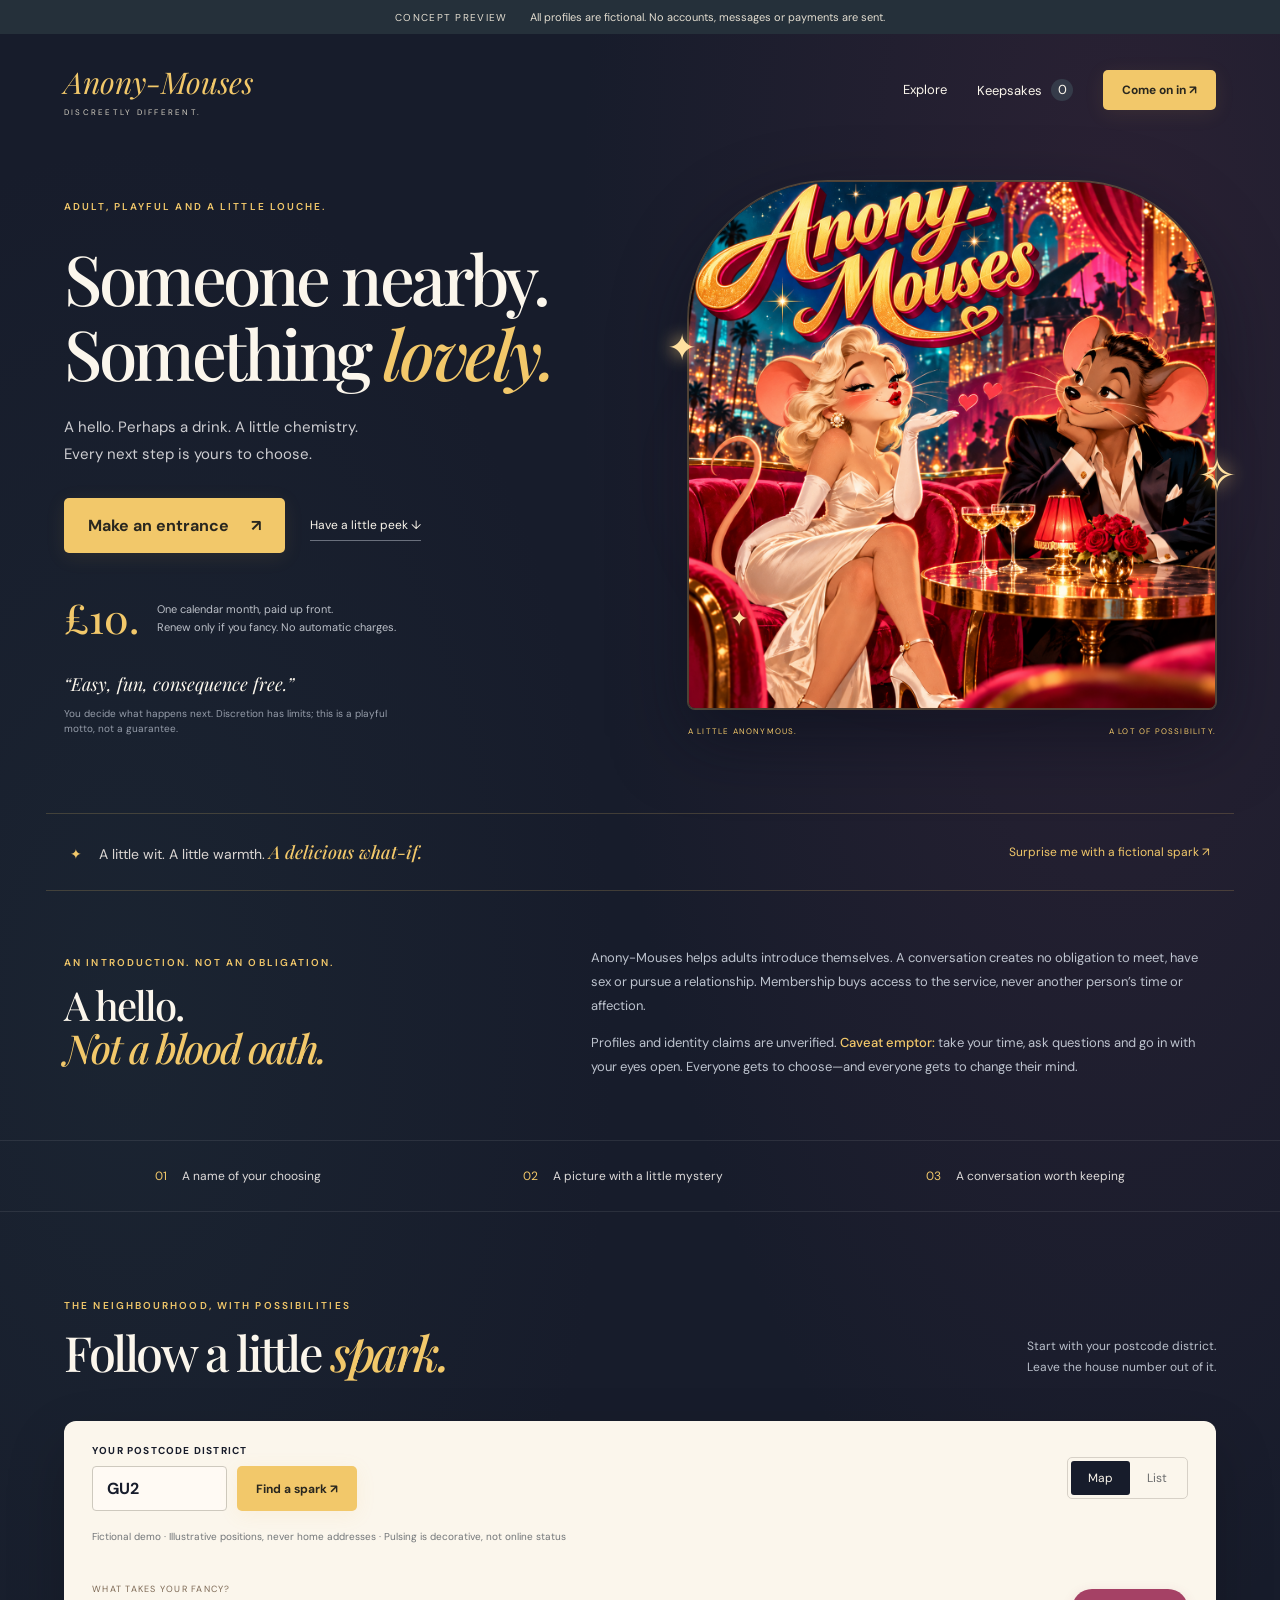
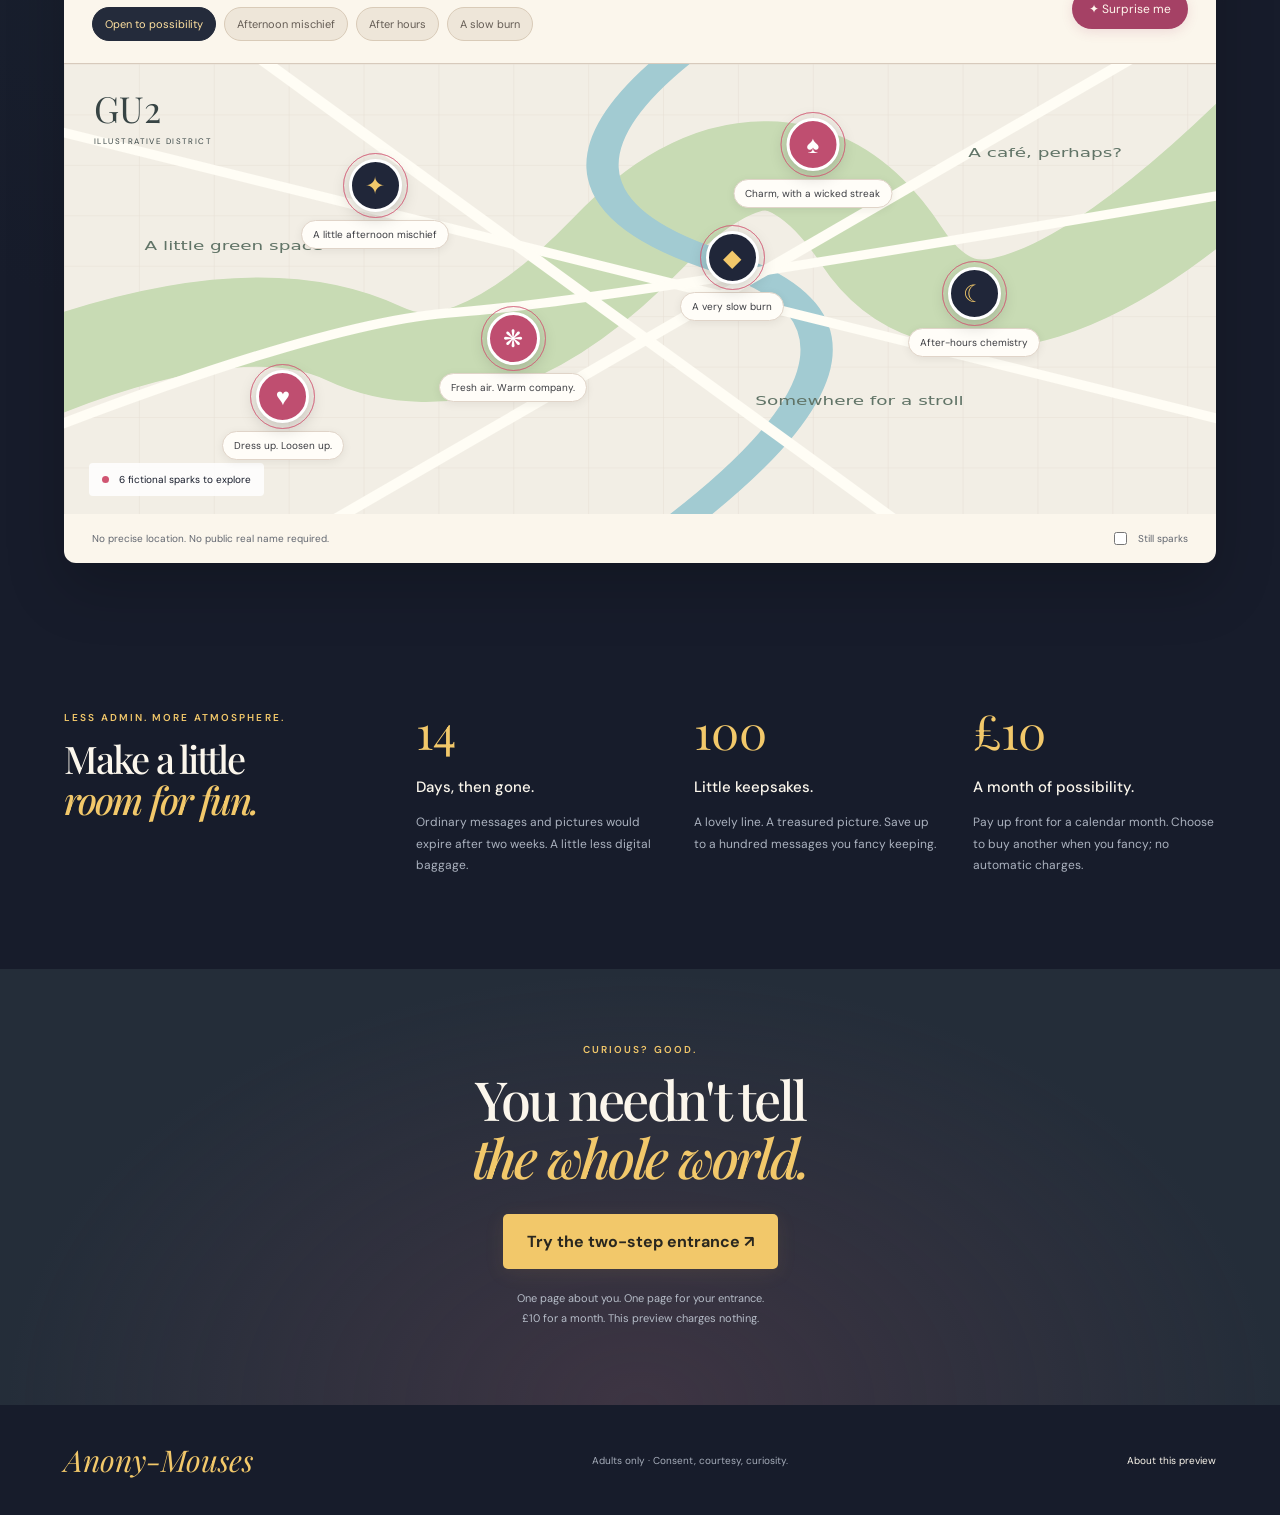
<file: index.html>
<!doctype html>
<html lang="en"><head><meta charset="utf-8"><meta name="viewport" content="width=device-width,initial-scale=1"><meta name="theme-color" content="#171c2b"><meta name="description" content="Anony-Mouses — a playful concept for discreet adult dating. Explore the fictional postcode map and try the two-step signup demo."><title>Anony-Mouses — a little chemistry</title><link rel="stylesheet" href="style.css?v=monthly-1"></head>
<body>
<div class="demo-bar">CONCEPT PREVIEW <span>All profiles are fictional. No accounts, messages or payments are sent.</span></div>
<header><a class="wordmark" href="#">Anony-Mouses<span>DISCREETLY DIFFERENT.</span></a><nav aria-label="Main"><a href="#explore">Explore</a><button class="quiet" id="keepsakesButton">Keepsakes <span id="savedCount">0</span></button><button class="small gold" data-join>Come on in ↗</button></nav></header>
<main>
<section class="hero"><div class="hero-copy"><p class="eyebrow">ADULT, PLAYFUL AND A LITTLE LOUCHE.</p><h1>Someone nearby.<br>Something <em>lovely.</em></h1><p class="intro">A hello. Perhaps a drink. A little chemistry.<br>Every next step is yours to choose.</p><div class="hero-actions"><button class="gold" data-join>Make an entrance <span>↗</span></button><a class="text-link" href="#explore">Have a little peek ↓</a></div><div class="price"><strong>£10.</strong><span>One calendar month, paid up front.<br>Renew only if you fancy. No automatic charges.</span></div><p class="motto">“Easy, fun, consequence free.”</p><p class="small-note">You decide what happens next. Discretion has limits; this is a playful motto, not a guarantee.</p></div><div class="hero-art"><img src="assets/anony-mouses-masthead.png" alt="A glamorous blonde mouse blows a kiss to a suave mouse in a Technicolor jazz club"><span class="kiss-spark kiss-one" aria-hidden="true">✦</span><span class="kiss-spark kiss-two" aria-hidden="true">✧</span><span class="kiss-spark kiss-three" aria-hidden="true">✦</span><div class="art-caption"><span>A LITTLE ANONYMOUS.</span><span>A LOT OF POSSIBILITY.</span></div></div></section>
<section class="intrigue" aria-label="A playful invitation"><p><span aria-hidden="true">✦</span> A little wit. A little warmth. <em>A delicious what-if.</em></p><button class="intrigue-button" id="heroSurprise">Surprise me with a fictional spark ↗</button></section>
<section class="proposition" aria-labelledby="propositionTitle"><div><p class="eyebrow">AN INTRODUCTION. NOT AN OBLIGATION.</p><h2 id="propositionTitle">A hello.<br><em>Not a blood oath.</em></h2></div><div><p>Anony-Mouses helps adults introduce themselves. A conversation creates no obligation to meet, have sex or pursue a relationship. Membership buys access to the service, never another person’s time or affection.</p><p>Profiles and identity claims are unverified. <strong>Caveat emptor:</strong> take your time, ask questions and go in with your eyes open. Everyone gets to choose—and everyone gets to change their mind.</p></div></section>
<section class="strip" aria-label="The idea"><span>01 <b>A name of your choosing</b></span><span>02 <b>A picture with a little mystery</b></span><span>03 <b>A conversation worth keeping</b></span></section>
<section id="explore" class="explore"><div class="section-top"><div><p class="eyebrow">THE NEIGHBOURHOOD, WITH POSSIBILITIES</p><h2>Follow a little <em>spark.</em></h2></div><p>Start with your postcode district.<br>Leave the house number out of it.</p></div><div class="map-shell"><div class="map-toolbar"><form id="searchForm"><label for="postcode">Your postcode district</label><div class="input-row"><input id="postcode" value="GU2" maxlength="4" autocomplete="off" placeholder="e.g. GU2" pattern="[A-Za-z]{1,2}[0-9]{1,2}[A-Za-z]?" required aria-describedby="mapHelp"><button class="gold small">Find a spark ↗</button></div></form><div class="map-switch"><button class="active" id="mapView" aria-pressed="true">Map</button><button id="listView" aria-pressed="false">List</button></div></div><p id="mapHelp" class="map-help">Fictional demo · Illustrative positions, never home addresses · Pulsing is decorative, not online status</p><div class="mood-bar"><div><span class="mood-label">WHAT TAKES YOUR FANCY?</span><div class="mood-chips" role="group" aria-label="Filter fictional profiles by mood"><button class="mood-chip active" data-mood="all" aria-pressed="true">Open to possibility</button><button class="mood-chip" data-mood="afternoon" aria-pressed="false">Afternoon mischief</button><button class="mood-chip" data-mood="night" aria-pressed="false">After hours</button><button class="mood-chip" data-mood="slow" aria-pressed="false">A slow burn</button></div></div><button class="surprise-button" id="surpriseButton">✦ Surprise me</button></div><div class="map-area" id="mapArea"><svg class="map-drawing" viewBox="0 0 1000 580" preserveAspectRatio="none" aria-hidden="true"><defs><pattern id="grid" width="65" height="65" patternUnits="userSpaceOnUse"><path d="M65 0H0V65" fill="none" stroke="#e7e0d5" stroke-width="1"/></pattern></defs><rect width="1000" height="580" fill="#f2eee5"/><rect width="1000" height="580" fill="url(#grid)"/><path d="M-30 400Q160 290 260 360T490 230T710 235T1050 80" fill="none" stroke="#c8dbb4" stroke-width="115"/><path d="M560 -40Q370 160 570 255T490 640" fill="none" stroke="#a2cbd2" stroke-width="28"/><g fill="none" stroke="#fffdf5" stroke-width="12"><path d="M-50 70L1050 475"/><path d="M-30 480Q230 330 340 320T1020 165"/><path d="M140 -40L760 630"/><path d="M930 -10L220 600"/></g><g fill="#617467" font-size="16" font-family="system-ui"><text x="70" y="240">A little green space</text><text x="600" y="440">Somewhere for a stroll</text><text x="785" y="120">A café, perhaps?</text></g></svg><div class="district"><span id="districtLabel">GU2</span><small>ILLUSTRATIVE DISTRICT</small></div><div id="pins"></div><div class="map-legend"><span class="spark-dot"></span> <span id="sparkCount">6 fictional sparks to explore</span></div></div><div id="profileList" class="profile-list" hidden></div><div class="map-bottom"><span>No precise location. No public real name required.</span><label><input type="checkbox" id="motionToggle"> Still sparks</label></div></div><p class="search-status" id="searchStatus" role="status"></p></section>
<section class="rules"><div><p class="eyebrow">LESS ADMIN. MORE ATMOSPHERE.</p><h2>Make a little<br><em>room for fun.</em></h2></div><div class="rule"><span>14</span><h3>Days, then gone.</h3><p>Ordinary messages and pictures would expire after two weeks. A little less digital baggage.</p></div><div class="rule"><span>100</span><h3>Little keepsakes.</h3><p>A lovely line. A treasured picture. Save up to a hundred messages you fancy keeping.</p></div><div class="rule"><span>£10</span><h3>A month of possibility.</h3><p>Pay up front for a calendar month. Choose to buy another when you fancy; no automatic charges.</p></div></section>
<section class="invitation"><p class="eyebrow">CURIOUS? GOOD.</p><h2>You needn't tell<br><em>the whole world.</em></h2><button class="gold" data-join>Try the two-step entrance ↗</button><p>One page about you. One page for your entrance.<br>£10 for a month. This preview charges nothing.</p></section>
</main><footer><span class="wordmark">Anony-Mouses</span><p>Adults only · Consent, courtesy, curiosity.</p><button id="aboutDemo" class="quiet">About this preview</button></footer>
<dialog id="profileDialog"><button class="close" data-close aria-label="Close profile">×</button><div id="profileContent"></div></dialog>
<dialog id="joinDialog"><button class="close" data-close aria-label="Close signup">×</button><div class="steps"><span id="stepOne" class="current">01 · Your details</span><span id="stepTwo">02 · Your entrance</span></div><form id="detailsForm"><p class="eyebrow">MAKE A LITTLE INTRODUCTION</p><h2>Who shall we<br><em>say is calling?</em></h2><p class="dialog-note">Introductions only: no promises of romance or sex, and no obligation to take things further. Use invented details in this preview; they disappear on reload.</p><div class="form-grid"><label>Your chosen name<input name="alias" maxlength="30" required placeholder="A little mystery…"></label><label>Postcode district<input name="district" value="GU2" maxlength="4" pattern="[A-Za-z]{1,2}[0-9]{1,2}[A-Za-z]?" required></label></div><label>A little about you<textarea name="bio" maxlength="300" required placeholder="Your charm, your quirks, your excellent taste…"></textarea></label><label>What takes your fancy?<textarea name="wants" maxlength="300" required placeholder="Flirtation? Chemistry? An afternoon that gets away from you?"></textarea></label><label class="file-label">Your picture <span>Portrait, artwork or avatar</span><input type="file" id="portrait" accept="image/png,image/jpeg,image/webp"><img id="portraitPreview" hidden alt="Your locally selected profile image"></label><label class="check-label"><input type="checkbox" required> I am 18 or over and understand this is a fictional demo.</label><button class="gold wide">Next: your entrance ↗</button></form><section id="paymentStep" hidden><p class="eyebrow">YOUR MONTH. YOUR CHOICE.</p><h2>A little entrance.<br><em>A lot of possibility.</em></h2><div class="ticket"><span>ANONY-MOUSES</span><h3 id="ticketName"></h3><strong>£10<span> for one month</span></strong><p>Paid up front · manual monthly renewal</p></div><p class="dialog-note">Demo checkout only: no card details and no charge here. The planned service costs £10 per calendar month, paid before access. Buy another month only if you choose.</p><button class="gold wide" id="demoPay">Preview the £10 entrance ↗</button><button class="quiet wide" id="backDetails">← Back to your details</button></section><section id="welcomeStep" hidden><p class="eyebrow">THE CURTAIN IS UP</p><h2>Welcome to<br><em>the possibility.</em></h2><p id="welcomeName"></p><p class="dialog-note">That was the entrance demo. No account was created or payment taken. Have a look at the fictional neighbourhood.</p><button class="gold wide" id="welcomeExplore">Find a little spark ↗</button></section></dialog>
<dialog id="keepsakesDialog"><button class="close" data-close aria-label="Close keepsakes">×</button><p class="eyebrow">A FEW THINGS WORTH KEEPING</p><h2>Your little <em>keepsakes.</em></h2><p class="dialog-note">Demo only · up to 100 · cleared on reload</p><div id="keepsakeList"></div></dialog>
<dialog id="infoDialog"><button class="close" data-close aria-label="Close information">×</button><p class="eyebrow">A LITTLE SMOKE. A FEW MIRRORS.</p><h2>A concept,<br><em>with chemistry.</em></h2><p>This is an interactive design prototype by Andy J Myers. All matches and replies are invented. Postcode searches re-label an illustrative map; they do not look up real people or geographical positions.</p><p>No form data, pictures, messages or payments are submitted. Selected pictures and keepsakes exist only in page memory. The live service would require accounts, secure messaging, payment processing and operational support.</p><p>The idea: £10 per calendar month, paid up front with manual renewal; pseudonymous adult profiles; 14-day messages; 100 keepsakes. Discretion is a goal, not a promise that nobody can identify you or copy an exchange.</p></dialog>
<div id="toast" class="toast" role="status"></div><script src="app.js?v=monthly-1"></script></body></html>
</file>
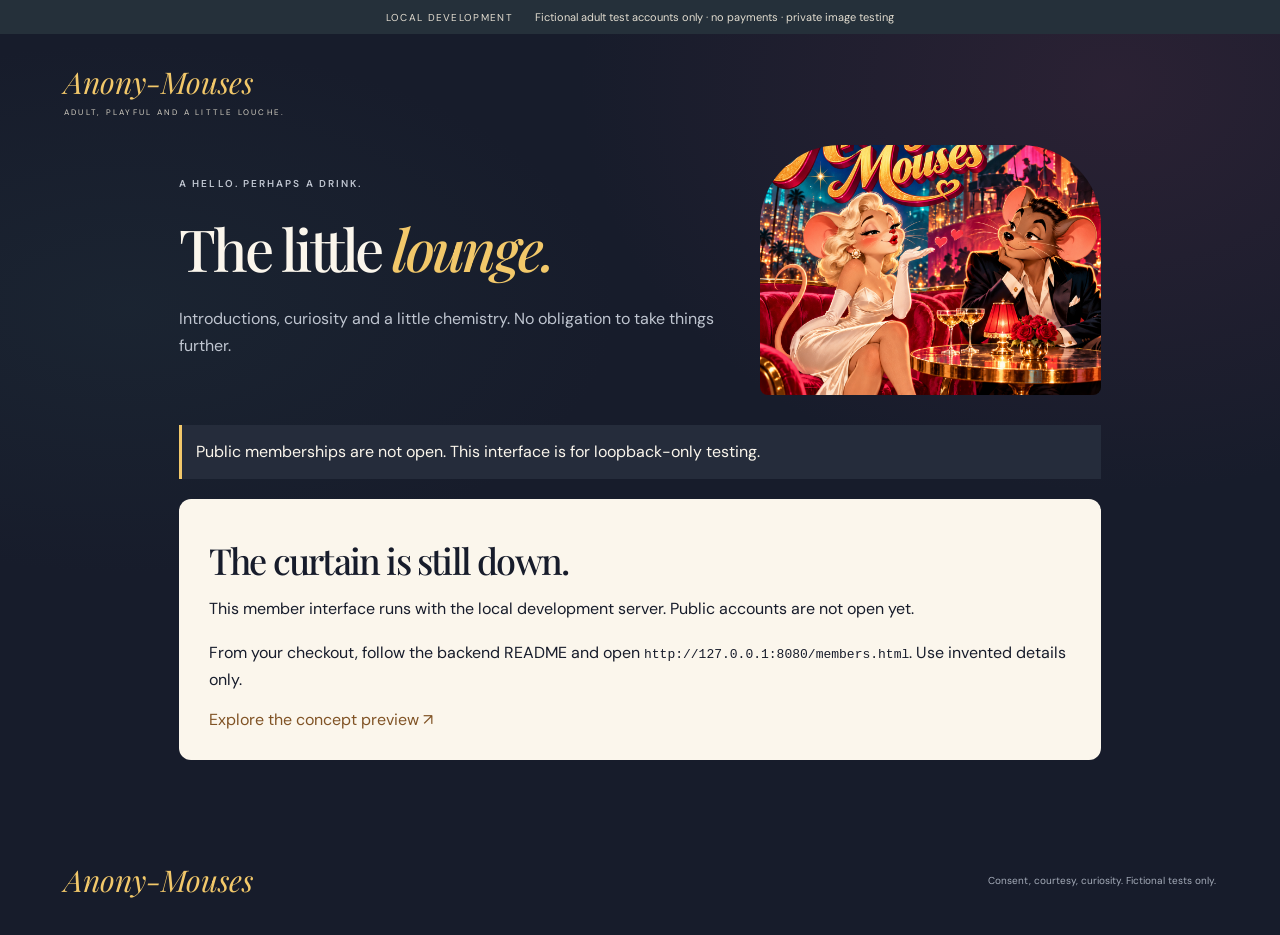
<file: members.html>
<!doctype html>
<html lang="en"><head><meta charset="utf-8"><meta name="viewport" content="width=device-width,initial-scale=1"><meta name="robots" content="noindex"><title>Anony-Mouses — the little lounge</title><link rel="stylesheet" href="style.css"><link rel="stylesheet" href="members.css"></head><body>
<div class="demo-bar">LOCAL DEVELOPMENT <span>Fictional adult test accounts only · no payments · private image testing</span></div>
<header><a class="wordmark" href="/">Anony-Mouses<span>ADULT, PLAYFUL AND A LITTLE LOUCHE.</span></a><button id="logout" class="quiet" hidden>Sign out</button></header>
<main class="lounge"><section class="lounge-hero"><div><p class="eyebrow">A HELLO. PERHAPS A DRINK.</p><h1>The little <em>lounge.</em></h1><p>Introductions, curiosity and a little chemistry. No obligation to take things further.</p></div><img src="assets/anony-mouses-masthead.png" alt="Two glamorous adult mice flirting in a jazz club"></section>
<p id="status" class="notice" role="status" aria-live="polite">Checking the local service…</p>
<section id="unavailable" hidden class="panel"><h2>The curtain is still down.</h2><p>This member interface runs with the local development server. Public accounts are not open yet.</p><p>From your checkout, follow the backend README and open <code>http://127.0.0.1:8080/members.html</code>. Use invented details only.</p><a href="index.html">Explore the concept preview ↗</a></section>
<section id="entrance" hidden class="panel"><div class="tabs"><button data-tab="signin" class="gold">Sign in</button><button data-tab="signup" class="quiet">Come on in</button><button data-tab="recovery" class="quiet">Recover access</button></div>
<form id="signin"><h2>A familiar <em>face?</em></h2><label>Private login<input name="login" autocomplete="username" required maxlength="40"></label><label>Password<input name="password" type="password" autocomplete="current-password" required maxlength="128"></label><button class="gold wide">Sign in ↗</button></form>
<form id="signup" hidden><p class="eyebrow">01 · YOUR DETAILS</p><h2>Who shall we <em>say is calling?</em></h2><div class="form-grid"><label>Private login<input name="login" autocomplete="username" pattern="[a-zA-Z0-9_-]{3,40}" minlength="3" maxlength="40" required></label><label>Chosen public name<input name="alias" maxlength="30" required></label></div><p class="dialog-note">Your login stays private. Other patrons see your chosen name.</p><label>Password · at least 12 characters<input name="password" type="password" autocomplete="new-password" minlength="12" maxlength="128" required></label><div class="form-grid"><label>District<select name="district"><option>GU2</option><option>GU1</option><option>SW1A</option></select></label><label>Age range<select name="age_range"><option>18–29</option><option>30s</option><option>40s</option><option>50s</option><option>60s</option><option>70+</option></select></label></div><label>A little about you<textarea name="bio" maxlength="300" required></textarea></label><label>What takes your fancy?<textarea name="wants" maxlength="300" required></textarea></label><label class="check-label"><input type="checkbox" name="adult" required> I am 18 or over and am creating a fictional test profile.</label><label class="check-label"><input type="checkbox" name="consent" required> I agree to store these invented profile details in the local test service.</label><button class="gold wide">Next: your entrance ↗</button></form>
<section id="trial" hidden><p class="eyebrow">02 · YOUR ENTRANCE</p><h2>A little entrance.<br><em>A lot of possibility.</em></h2><div class="ticket"><span>ANONY-MOUSES</span><h3 id="trialAlias"></h3><strong>£10 <span>per calendar month</span></strong><p>Paid up front. Buy another month only when you choose.</p></div><p>No card or charge in this local test. Registration creates an unpaid test account; discovery and messaging require a development payment fixture added by the operator. Public checkout is not connected.</p><button id="startTrial" class="gold wide">Create my unpaid test account ↗</button><button id="backSignup" class="quiet wide">Back to details</button></section>
<form id="recovery" hidden><h2>Find your <em>way back.</em></h2><label>Private login<input name="login" autocomplete="username" required></label><label>Recovery code<input name="recovery_code" autocomplete="off" required></label><label>New password<input name="password" type="password" autocomplete="new-password" minlength="12" maxlength="128" required></label><button class="gold wide">Recover account</button></form>
<section id="recoveryResult" hidden><h2>A key to <em>keep.</em></h2><p>Save this recovery code somewhere private. It is shown once here. Recovery replaces it and signs out old sessions.</p><code id="recoveryCode" class="recovery-code"></code><button id="continueEntrance" class="gold wide">I have saved my code ↗</button></section></section>
<section id="account" hidden><div class="member-toolbar"><p id="welcome"></p><p id="membership"></p></div><div class="tabs"><button data-view="discover" class="gold">Find a spark</button><button data-view="inbox" class="quiet">Conversations</button><button data-view="keepsakes" class="quiet">Keepsakes <span id="keepCount">0</span>/100</button><button data-view="settings" class="quiet">My details</button></div>
<section id="discover" class="panel"><h2>Someone <em>nearby.</em></h2><form id="search" class="search-row"><label>Postcode district<select name="district"><option>GU2</option><option>GU1</option><option>SW1A</option></select></label><label>Within<select name="radius_km"><option value="10">10 km</option><option value="25" selected>25 km</option><option value="100">100 km</option></select></label><button class="gold">Find a little spark ↗</button></form><p class="dialog-note">Three approximate test districts. The map groups district centres with decorative offsets; it shows no home or GPS location. Hints come from each patron's public description.</p><label class="check-label"><input id="still" type="checkbox"> Still sparks</label><div id="memberMap" class="member-map" aria-label="Schematic district map"></div><div id="matches" class="matches"></div></section>
<section id="inbox" hidden class="panel"><h2>A little <em>conversation.</em></h2><button id="refreshInbox" class="quiet">Refresh conversations</button><div id="threads"></div><section id="chat" hidden><h3 id="chatTitle"></h3><p id="chatNote" class="dialog-note"></p><button id="accept" class="gold" hidden>Accept this hello</button><div id="messages" aria-live="polite"></div><form id="send" class="chat-form" hidden><label class="sr-only" for="messageBody">Your message</label><input id="messageBody" name="body" maxlength="2000" required placeholder="A little hello…" autocomplete="off"><button class="gold">Send</button></form><form id="sendImage" hidden class="image-send"><label>Share a picture<input id="imageFile" type="file" accept="image/jpeg,image/png,image/webp" required></label><p class="dialog-note">Still JPG, PNG or WebP · up to 5 MB and 12 million pixels. Images are resized and metadata is removed. Recipients can copy what they receive.</p><img id="imagePreview" hidden alt="The picture you selected, not sent yet"><label class="check-label"><input id="imageConsent" type="checkbox" required> I have permission to share this picture; everyone depicted is an adult.</label><button class="gold">Send picture</button></form><div class="chat-actions"><button id="block" class="quiet">Block this patron</button><button id="report" class="quiet">Report a concern</button></div></section></section>
<section id="keepsakes" hidden class="panel"><h2>A few things <em>worth keeping.</em></h2><p class="dialog-note">Up to 100 messages. Saving preserves your copy after 14 days; it doesn't keep it in the other person's inbox. Account deletion removes shared conversations and their keepsakes.</p><div id="kept"></div></section>
<section id="settings" hidden class="panel"><h2>Your little <em>introduction.</em></h2><form id="editProfile"><label>Chosen name<input name="alias" required maxlength="30"></label><label>District<select name="district"><option>GU2</option><option>GU1</option><option>SW1A</option></select></label><label>Age range<select name="age_range"><option>18–29</option><option>30s</option><option>40s</option><option>50s</option><option>60s</option><option>70+</option></select></label><label>About you<textarea name="bio" required maxlength="300"></textarea></label><label>What you want<textarea name="wants" required maxlength="300"></textarea></label><label class="check-label"><input type="checkbox" name="visible"> Show my profile in discovery</label><button class="gold wide">Save details</button></form><p class="dialog-note">Text and pictures are encrypted on the server at rest, not end to end. Reporting stores evidence locally for up to 90 days under the development rule; no support team is monitoring this test.</p><button id="deleteAccount" class="danger">Delete my test account</button></section></section>
</main><footer><span class="wordmark">Anony-Mouses</span><p>Consent, courtesy, curiosity. Fictional tests only.</p></footer><script src="members.js"></script></body></html>
</file>
<file: style.css>
@import url('https://fonts.googleapis.com/css2?family=DM+Sans:wght@400;500;600;700&family=Playfair+Display:ital,wght@0,500;0,600;0,700;1,500;1,600&display=swap');
:root{--ink:#171c2b;--cream:#fbf6ec;--gold:#f2c86a;--rose:#d05571;--muted:#a7acb8}*{box-sizing:border-box}html{scroll-behavior:smooth}body{margin:0;background:var(--ink);color:var(--cream);font-family:'DM Sans',sans-serif}button,input,textarea{font:inherit}button,a{touch-action:manipulation}button{cursor:pointer}a{color:inherit;text-decoration:none}button{border:0}button:focus-visible,a:focus-visible,input:focus-visible,textarea:focus-visible{outline:3px solid #f2c86a;outline-offset:4px}[hidden]{display:none!important}.demo-bar{background:#25303a;color:#e3ddd0;font-size:10px;letter-spacing:.13em;text-align:center;padding:10px 14px}.demo-bar span{letter-spacing:0;margin-left:18px;font-size:11px}header{max-width:1320px;margin:auto;display:flex;align-items:center;justify-content:space-between;padding:28px 5%}.wordmark{font-family:'Playfair Display',serif;color:var(--gold);font-style:italic;font-size:30px}.wordmark span{display:block;font-family:'DM Sans',sans-serif;font-style:normal;font-size:8px;letter-spacing:.28em;color:#d3cec2;margin-top:5px}nav{display:flex;align-items:center;gap:30px;font-size:13px}.quiet{color:inherit;background:none;padding:10px 0}nav .quiet span{display:inline-flex;margin-left:6px;background:#353b49;border-radius:100px;width:22px;height:22px;align-items:center;justify-content:center}.gold{color:#29271f;background:var(--gold);padding:17px 24px;border-radius:5px;font-weight:700;transition:background .2s,transform .2s}.gold:hover{background:#ffdda0;transform:translateY(-2px)}.gold span{margin-left:18px}.small{padding:12px 19px;font-size:12px}.hero{max-width:1320px;margin:auto;padding:36px 5% 60px;display:grid;grid-template-columns:1.05fr 1fr;align-items:center;gap:6%}.eyebrow{font-size:10px;font-weight:600;letter-spacing:.21em;color:var(--gold);line-height:1.7}h1,h2{font-family:'Playfair Display',Georgia,serif;font-weight:500;letter-spacing:-.05em;line-height:1.08}h1{font-size:clamp(42px,5.4vw,74px);margin:25px 0}h2{font-size:clamp(34px,3.8vw,49px);margin:12px 0}em{color:var(--gold);font-weight:500}.intro{color:#cdcdd1;line-height:1.8;font-size:15px}.hero-actions{display:flex;gap:25px;align-items:center;margin:30px 0}.text-link{font-size:12px;border-bottom:1px solid #6a707d;padding:7px 0}.price{display:flex;align-items:center;gap:18px;margin-top:38px}.price strong{font-family:'Playfair Display',serif;font-size:40px;font-weight:500;color:var(--gold)}.price span{font-size:11px;line-height:1.65;color:#bbbfc7}.motto{font-family:'Playfair Display',serif;font-style:italic;font-size:18px;margin:28px 0 8px}.small-note{font-size:10px;line-height:1.5;max-width:340px;color:#969daa}.hero-art{position:relative}.hero-art img{width:100%;display:block;border-radius:140px 140px 7px 7px;box-shadow:0 25px 70px #0006;border:1px solid #b7874155}.art-caption{display:flex;justify-content:space-between;padding:17px 0;font-size:8px;color:var(--gold);letter-spacing:.15em}.strip{border-top:1px solid #ffffff15;border-bottom:1px solid #ffffff15;display:flex;justify-content:space-around;gap:20px;padding:27px 5%;font-size:12px;color:var(--gold)}.strip b{color:#dedbda;font-weight:400;margin-left:12px}.explore{max-width:1320px;margin:auto;padding:75px 5%}.section-top{display:flex;align-items:end;justify-content:space-between;margin-bottom:30px;gap:25px}.section-top>p{color:#b9bfca;font-size:12px;line-height:1.8}.map-shell{border-radius:12px;overflow:hidden;background:var(--cream);color:var(--ink);box-shadow:0 25px 60px #0003}.map-toolbar{display:flex;justify-content:space-between;gap:20px;align-items:center;padding:23px 28px 10px}.map-toolbar label{font-size:10px;text-transform:uppercase;font-weight:700;letter-spacing:.12em}.input-row{display:flex;gap:10px;margin-top:9px}.input-row input{width:135px;border:1px solid #cec9be;border-radius:4px;padding:11px 14px;background:#fffaf4;color:var(--ink);font-weight:700;text-transform:uppercase}.map-switch{border:1px solid #d7d1c7;border-radius:5px;display:flex;padding:3px}.map-switch button{padding:9px 17px;background:none;color:#6a6b6c;font-size:12px;border-radius:3px}.map-switch .active{background:var(--ink);color:var(--cream)}.map-help{font-size:10px;line-height:1.6;padding:0 28px;margin:8px 0 18px;color:#717578}.map-area{position:relative;height:450px;overflow:hidden}.map-drawing{position:absolute;width:100%;height:100%}.district{position:absolute;top:20px;left:30px;color:#374444;pointer-events:none}.district span{font-family:'Playfair Display',serif;font-size:36px}.district small{display:block;font-size:8px;letter-spacing:.18em;margin-top:4px}.pin{position:absolute;transform:translate(-50%,-50%);z-index:1;background:none;display:flex;align-items:center;flex-direction:column;gap:8px}.pin-avatar{position:relative;display:grid;place-items:center;background:#202639;color:var(--gold);height:53px;width:53px;border-radius:50%;border:3px solid #fff;font-size:24px;box-shadow:0 5px 18px #0003}.pin-avatar:before,.pin-avatar:after{content:'';position:absolute;inset:-9px;border:1px solid #d0557188;border-radius:50%;animation:pulse 3s infinite}.pin-avatar:after{animation-delay:1.5s}.pin:nth-child(even) .pin-avatar{background:#bf4e70;color:white}.pin-hint{padding:7px 11px;background:#fffdf8;border:1px solid #e0d4c8;border-radius:20px;box-shadow:0 2px 10px #0001;font-size:10px;color:#3b3c41;white-space:nowrap}.pin:hover{z-index:4}.pin:hover .pin-avatar{background:#e3b758;color:#202639}.map-legend{position:absolute;bottom:18px;left:25px;padding:10px 13px;background:#ffffffd9;border-radius:4px;font-size:10px}.spark-dot{display:inline-block;width:7px;height:7px;background:var(--rose);border-radius:50%;margin-right:7px}.map-bottom{display:flex;justify-content:space-between;align-items:center;padding:15px 28px;gap:20px;font-size:10px;color:#626770}.map-bottom label{display:flex;align-items:center;gap:8px}.search-status{font-size:12px;color:var(--gold);min-height:17px}.profile-list{padding:5px 28px 25px;display:grid;grid-template-columns:repeat(3,1fr);gap:14px}.list-card{background:#eee7db;color:var(--ink);text-align:left;border-radius:8px;padding:20px}.list-card>span{font-size:27px;display:block;margin-bottom:12px}.list-card strong{display:block;font-size:16px}.list-card p{font-size:12px;line-height:1.6}.list-card small{font-size:10px;color:#606870}.rules{max-width:1320px;margin:auto;padding:20px 5% 80px;display:grid;grid-template-columns:1.3fr repeat(3,1fr);gap:35px}.rules h2{font-size:38px}.rule>span{font-family:'Playfair Display',serif;font-size:47px;color:var(--gold)}.rule h3{font-size:15px;font-weight:500}.rule p{font-size:12px;line-height:1.8;color:#abb2bf}.invitation{background:#242d39;text-align:center;padding:62px 25px 65px}.invitation h2{font-size:54px;margin-bottom:28px}.invitation p:last-child{font-size:11px;color:#b6bdc8;line-height:1.8;margin-top:20px}footer{max-width:1320px;margin:auto;padding:35px 5%;display:flex;justify-content:space-between;align-items:center;gap:20px}footer p,footer button{font-size:10px;color:#a6adba}dialog{background:var(--cream);color:var(--ink);border:1px solid #e2c790;border-radius:15px;padding:40px;width:min(560px,calc(100% - 28px));max-height:90vh;box-shadow:0 25px 100px #0008}dialog::backdrop{background:#0d101dd9;backdrop-filter:blur(7px)}dialog h2{font-size:39px}dialog em{color:#a46b2b}dialog .eyebrow{color:#a46b2b}.close{position:absolute;top:12px;right:18px;background:none;font-size:28px;color:#6c6e75}.dialog-note{font-size:11px;line-height:1.7;color:#737777}.steps{display:flex;gap:25px;font-size:10px;color:#93938d;margin-bottom:28px}.steps .current{color:#a46b2b;font-weight:700;border-bottom:1px solid;padding-bottom:7px}label{display:block}#detailsForm label{font-size:11px;font-weight:600;margin-top:15px}#detailsForm input:not([type=checkbox]),textarea{display:block;width:100%;background:#fffdf9;border:1px solid #d9d1c4;border-radius:5px;padding:12px;margin-top:7px;font-size:13px;color:var(--ink)}textarea{resize:vertical;min-height:75px}.form-grid{display:grid;grid-template-columns:1fr 1fr;gap:15px}.file-label span{font-weight:400;color:#858479;margin-left:8px}#portraitPreview{width:80px;height:80px;object-fit:cover;border-radius:50%;margin-top:12px}.check-label{display:flex;align-items:start;gap:8px;font-weight:400!important;line-height:1.7}.wide{width:100%;margin-top:18px}.ticket{background:var(--ink);border-radius:8px;color:var(--cream);padding:30px;margin:25px 0;border:1px dashed var(--gold)}.ticket>span{letter-spacing:.22em;font-size:9px;color:var(--gold)}.ticket h3{font-family:'Playfair Display',serif;font-size:25px;font-weight:500}.ticket strong{font-family:'Playfair Display',serif;font-size:55px;color:var(--gold);font-weight:500}.ticket strong span{font-family:'DM Sans',sans-serif;font-size:13px}.ticket p{font-size:10px;color:#b9bec7}.profile-avatar{width:75px;height:75px;border-radius:50%;background:var(--ink);display:grid;place-items:center;font-size:37px;margin-bottom:25px}.profile-copy{font-size:14px;line-height:1.8;color:#63656b}.tags{display:flex;gap:8px;flex-wrap:wrap;margin:18px 0}.tags span{font-size:10px;border:1px solid #d6c7b3;border-radius:20px;padding:7px 12px}.fiction-label{font-size:9px;letter-spacing:.13em;color:#a46b2b}.chat-area{margin-top:20px;border-top:1px solid #d8cebf;padding-top:16px}.bubble{padding:12px 15px;border-radius:10px;background:#e8e0d2;margin:10px 0;font-size:12px;line-height:1.7}.bubble.mine{background:#20283a;color:#f4eadd;margin-left:35px}.bubble button{display:block;background:none;color:#95652d;font-size:10px;padding:8px 0 0}.bubble.mine button{color:var(--gold)}.chat-form{display:flex;gap:8px;margin-top:15px}.chat-form input{width:100%;min-width:0;padding:12px;border:1px solid #d1c6b4;border-radius:5px}.toast{position:fixed;bottom:25px;left:50%;transform:translateX(-50%);background:var(--gold);color:var(--ink);border-radius:6px;padding:13px 22px;box-shadow:0 5px 30px #0006;font-size:12px;z-index:10;display:none}.toast.show{display:block}#infoDialog>p:not(.eyebrow){font-size:13px;line-height:1.85;color:#62656a}.empty{padding:25px 0;font-size:13px;line-height:1.8;color:#777}.still .pin-avatar:before,.still .pin-avatar:after{animation:none;display:none}@keyframes pulse{0%{transform:scale(.85);opacity:.8}100%{transform:scale(1.8);opacity:0}}@media(prefers-reduced-motion:reduce){html{scroll-behavior:auto}*,*:before,*:after{animation:none!important;transition:none!important}.pin-avatar:before,.pin-avatar:after{display:none}}@media(max-width:800px){header{padding:23px 6%}nav{gap:16px}nav>a{display:none}.hero{grid-template-columns:1fr 1fr;gap:5%;padding:20px 6% 45px}h1{font-size:44px}.intro{font-size:12px}.hero-actions{flex-direction:column;align-items:start;gap:12px}.hero-art img{border-radius:90px 90px 6px 6px}.strip{font-size:10px;flex-wrap:wrap}.rules{grid-template-columns:repeat(3,1fr);gap:22px}.rules>div:first-child{grid-column:1/-1}.rules h2 br{display:none}.section-top>p{display:none}.profile-list{grid-template-columns:1fr 1fr}}@media(max-width:550px){.demo-bar span{display:block;margin:5px 0 0;font-size:9px}.wordmark{font-size:23px}nav{gap:14px}nav .gold{padding:10px 12px;font-size:10px}nav .quiet{font-size:10px}.hero{display:flex;flex-direction:column-reverse;align-items:stretch;gap:22px}.hero-art{width:100%}.hero-art img{height:340px;object-fit:cover;object-position:50% 38%;border-radius:80px 80px 6px 6px}.hero-copy{text-align:center}.hero-copy .eyebrow{font-size:8px}h1{font-size:45px}.hero-actions{align-items:center}.price{justify-content:center;margin-top:24px}.small-note{margin:0 auto}.motto{margin-top:21px}.strip{display:block;text-align:center}.strip span{display:block;padding:7px}.explore{padding:45px 5%}.map-toolbar{padding:18px 16px 8px;align-items:start;gap:10px}.input-row{gap:7px}.input-row input{width:83px}.input-row .gold{padding:12px 10px;font-size:10px}.map-switch button{padding:9px;font-size:10px}.map-help{padding:0 16px;font-size:9px}.map-area{height:460px}.pin-avatar{width:43px;height:43px;font-size:20px}.pin-hint{font-size:8px;padding:6px 7px}.district{left:18px}.district span{font-size:29px}.map-bottom{padding:15px;font-size:8px}.profile-list{padding:10px 16px;gap:10px}.list-card{padding:15px}.rules{grid-template-columns:1fr;padding:0 6% 45px;gap:18px}.rules>div:first-child{grid-column:auto}.rule{border-top:1px solid #ffffff15;padding-top:16px}.rule>span{float:left;width:95px;font-size:40px}.rule h3,.rule p{margin-left:100px}.rule h3{margin-top:5px}.invitation h2{font-size:43px}footer{flex-wrap:wrap}footer p{width:100%;order:3;margin:0}dialog{padding:35px 24px}.form-grid{gap:10px}dialog h2{font-size:34px}}

.proposition{max-width:1320px;margin:auto;padding:12px 5% 48px;display:grid;grid-template-columns:1fr 1.4fr;gap:7%;align-items:center}.proposition h2{font-size:40px}.proposition>div>p:not(.eyebrow){font-size:13px;line-height:1.85;color:#bdc3ce}.proposition strong{color:var(--gold);font-weight:500}@media(max-width:550px){.proposition{grid-template-columns:1fr;gap:15px;padding:0 6% 40px}.proposition h2{font-size:35px}}

/* A little nightclub glamour, without changing the established palette. */
body{background-image:radial-gradient(ellipse at 87% 9%,#63304d42,transparent 34%),radial-gradient(ellipse at 10% 33%,#29444b33,transparent 30%)}
.hero-art{isolation:isolate;position:relative}.hero-art:before{content:'';position:absolute;z-index:-1;inset:9% -8% 5%;background:radial-gradient(ellipse,#d0557155,transparent 65%);filter:blur(28px)}.hero-art img{box-shadow:0 0 0 1px #f2c86a40,0 28px 70px #080b1880}.kiss-spark{position:absolute;color:#ffe1a0;text-shadow:0 0 18px #ffd680;pointer-events:none;animation:glimmer 5s ease-in-out infinite}.kiss-one{left:-4%;top:25%;font-size:36px}.kiss-two{right:-4%;top:46%;font-size:48px;animation-delay:1.7s}.kiss-three{left:8%;bottom:21%;font-size:22px;animation-delay:3s}.gold{box-shadow:0 4px 20px #e5a84a18;transition:transform .2s,box-shadow .2s}.gold:hover{transform:translateY(-2px);box-shadow:0 6px 25px #f2c86a35}.intrigue{max-width:1188px;margin:0 auto 30px;padding:18px 24px;border-top:1px solid #f2c86a30;border-bottom:1px solid #f2c86a30;display:flex;justify-content:space-between;align-items:center;gap:20px}.intrigue p{font-size:14px;line-height:1.8;color:#dad5d2;margin:0}.intrigue p>span{color:var(--gold);margin-right:13px}.intrigue em{font-family:'Playfair Display',serif;color:var(--gold);font-size:18px}.intrigue-button{background:none;color:var(--gold);padding:12px 0;font-size:12px}.mood-bar{display:flex;justify-content:space-between;align-items:center;gap:20px;padding:13px 28px 22px;border-bottom:1px solid #d7cabc}.mood-label{font-size:9px;letter-spacing:.14em;color:#7c6854}.mood-chips{display:flex;gap:8px;flex-wrap:wrap;margin-top:10px}.mood-chip{background:#eee6d9;color:#655d55;border:1px solid #d9cbb8;border-radius:30px;padding:9px 12px;font-size:11px}.mood-chip.active{background:#242b3b;color:#ffe1a0;border-color:#242b3b}.surprise-button{background:#a54165;color:#fff6ec;padding:12px 17px;border-radius:30px;white-space:nowrap;font-size:12px;box-shadow:0 3px 12px #a5416525}.surprise-button:hover{background:#873652}.opening-lines{margin-top:15px;display:grid;gap:7px}.opening-lines p{margin:0}.opening-line{text-align:left;background:#f5eee1;border:1px solid #dbccb7;border-radius:8px;color:#6d5344;font-size:11px;line-height:1.6;padding:9px 12px}.opening-line:hover{background:#eaddc8}.still .kiss-spark{animation:none}.invitation{background:radial-gradient(ellipse at 50% 100%,#70435655,transparent 70%),#242d39}@keyframes glimmer{0%,100%{opacity:.35;transform:scale(.85) rotate(-8deg)}50%{opacity:1;transform:scale(1.12) rotate(8deg)}}@media(max-width:800px){.intrigue{margin:0 6% 25px;flex-direction:column;gap:5px;text-align:center}.mood-bar{align-items:flex-start;flex-direction:column;gap:12px}.surprise-button{align-self:flex-end}}@media(max-width:550px){.mood-bar{padding:12px 16px 18px}.mood-chip{font-size:10px;padding:8px 10px}.kiss-one{left:2%}.kiss-two{right:1%}.intrigue{padding:15px 8px}.intrigue p{font-size:12px}.intrigue em{font-size:16px}}
</file>
<file: members.css>
.lounge{max-width:1050px;margin:auto;padding:0 5% 45px}.lounge-hero{display:grid;grid-template-columns:1.6fr 1fr;gap:35px;align-items:center;margin-bottom:30px}.lounge-hero h1{font-size:58px}.lounge-hero p{line-height:1.7;color:#bfc5d0}.lounge-hero img{width:100%;max-height:250px;object-fit:cover;border-radius:80px 80px 8px 8px}.panel{background:var(--cream);color:var(--ink);padding:30px;border-radius:12px;margin:20px 0}.panel h2{font-size:36px}.panel em{color:#97612b}.panel p{line-height:1.7}.panel label{font-size:13px;margin-top:14px}.panel input:not([type=checkbox]),.panel select{display:block;width:100%;padding:12px;border:1px solid #d5cabc;background:#fffdf9;border-radius:5px;margin-top:7px;color:var(--ink)}.panel textarea{font:inherit}.panel input[type=checkbox]{width:auto;flex-shrink:0}.tabs{display:flex;flex-wrap:wrap;gap:12px;margin:15px 0}.tabs button{padding:10px 16px}.notice{padding:14px;border-left:3px solid var(--gold);background:#252c3b;line-height:1.6}.search-row{display:flex;gap:15px;align-items:end;flex-wrap:wrap}.search-row label{flex:1}.search-row button{margin-top:15px}.matches{display:grid;grid-template-columns:repeat(2,1fr);gap:15px;margin-top:20px}.match{padding:20px;background:#e8e0d2;border-radius:8px}.match h3{margin-top:0}.match p{white-space:pre-wrap;overflow-wrap:anywhere}.member-map{height:320px;position:relative;overflow:hidden;background:repeating-linear-gradient(0deg,transparent 0 49px,#e2dacc 50px),repeating-linear-gradient(90deg,#f2eee5 0 49px,#e2dacc 50px);border-radius:8px;margin-top:20px}.member-map .pin-hint{max-width:160px;white-space:normal}.thread{display:block;width:100%;text-align:left;background:#e8e0d2;color:var(--ink);padding:16px;margin:10px 0;border-radius:6px}.thread[aria-pressed=true]{outline:2px solid #a46b2b}.bubble p{white-space:pre-wrap;overflow-wrap:anywhere}.chat-actions{display:flex;gap:20px;margin-top:20px}.member-toolbar{display:flex;justify-content:space-between;gap:15px;flex-wrap:wrap}.recovery-code{display:block;overflow-wrap:anywhere;background:#e8e0d2;padding:18px;font-size:14px}.danger{background:#6f233b;color:white;padding:12px 18px;margin-top:25px;border-radius:5px}.panel a{color:#805325}.sr-only{position:absolute;width:1px;height:1px;overflow:hidden;clip-path:inset(50%)}button:disabled{opacity:.55;cursor:wait}#messages{max-height:450px;overflow-y:auto}.panel .chat-form input{margin:0}.panel .chat-form{align-items:center}#chat{border-top:1px solid #d5cabc;margin-top:20px;padding-top:15px}small{line-height:1.7}@media(max-width:600px){.lounge-hero{grid-template-columns:1fr;gap:15px}.lounge-hero img{max-height:200px;order:-1}.lounge-hero h1{font-size:44px}.panel{padding:22px}.matches{grid-template-columns:1fr}.member-map .pin-hint{max-width:100px;font-size:9px}.form-grid{grid-template-columns:1fr}}

.image-send{border-top:1px solid #d5cabc;margin-top:20px;padding-top:10px}.message-image,#imagePreview{max-width:100%;max-height:320px;display:block;object-fit:contain;border-radius:8px;margin:12px 0}.image-send button{margin-top:12px}
</file>
